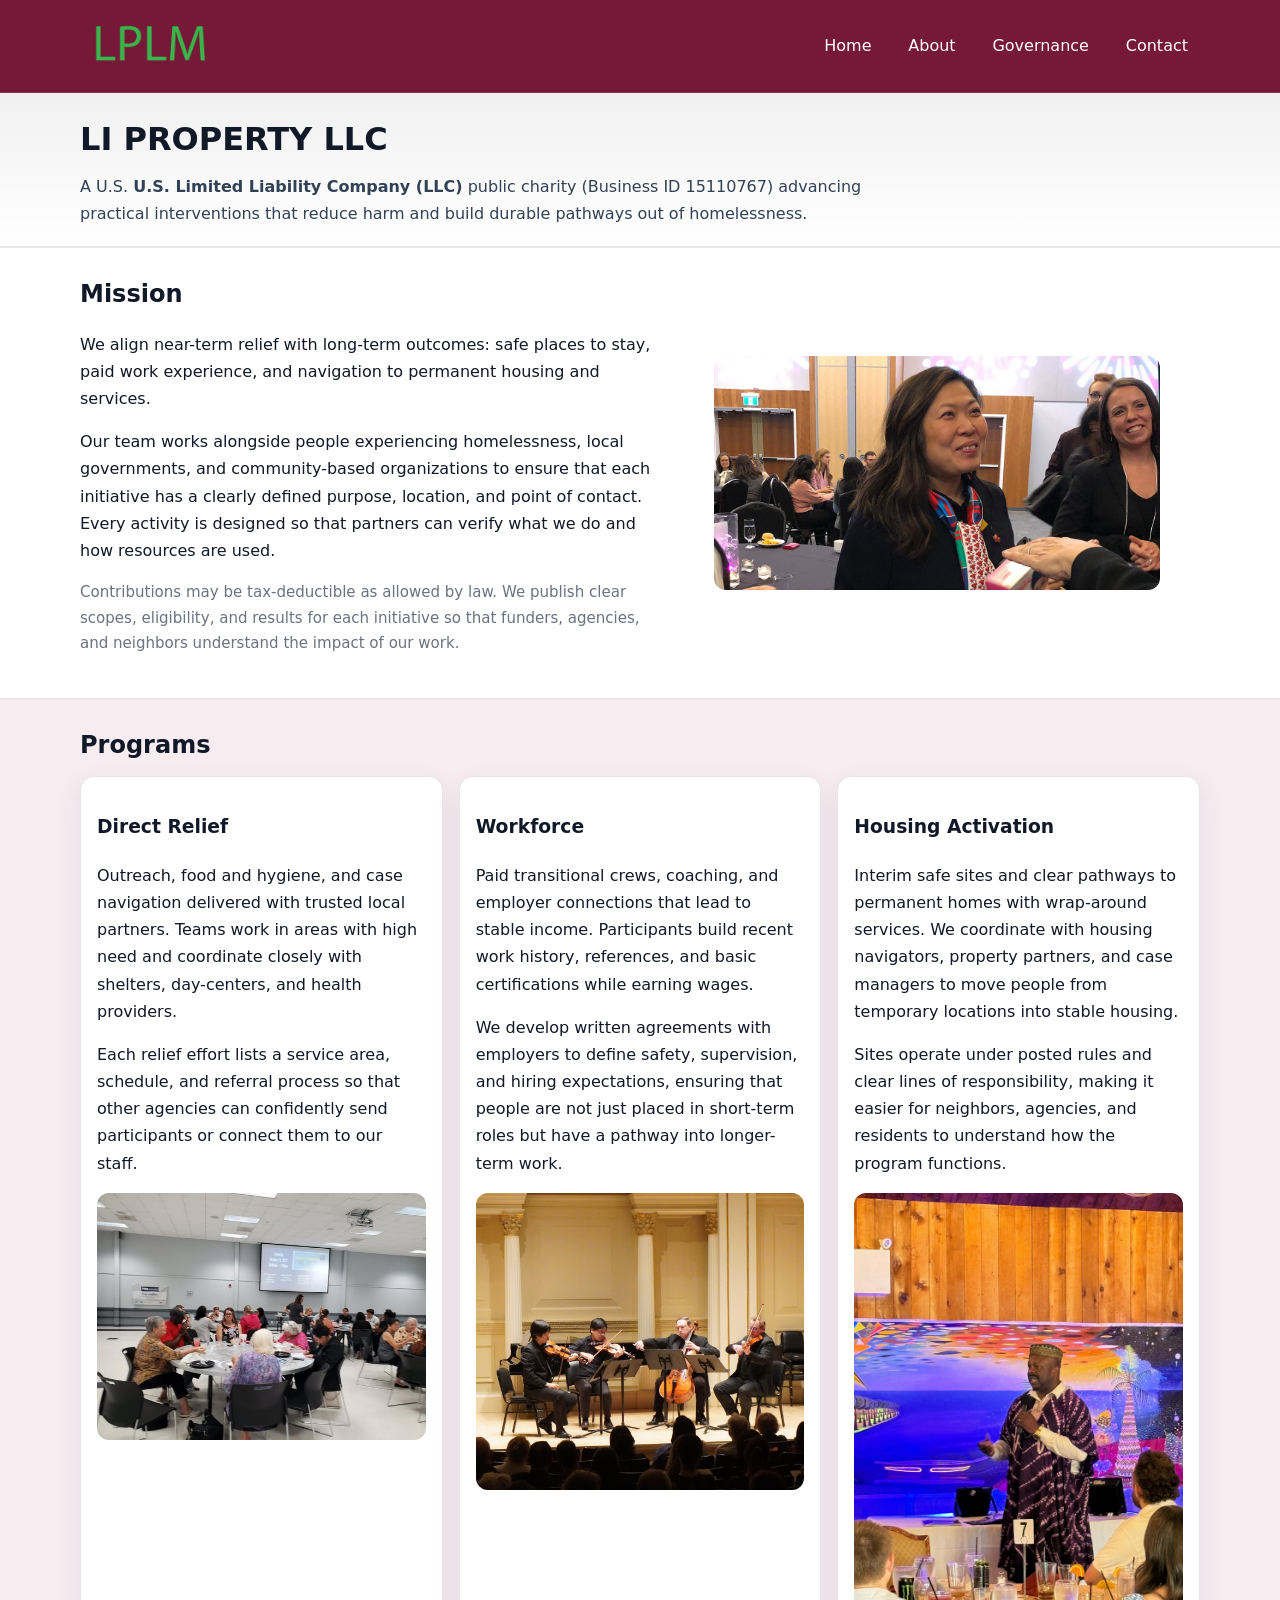
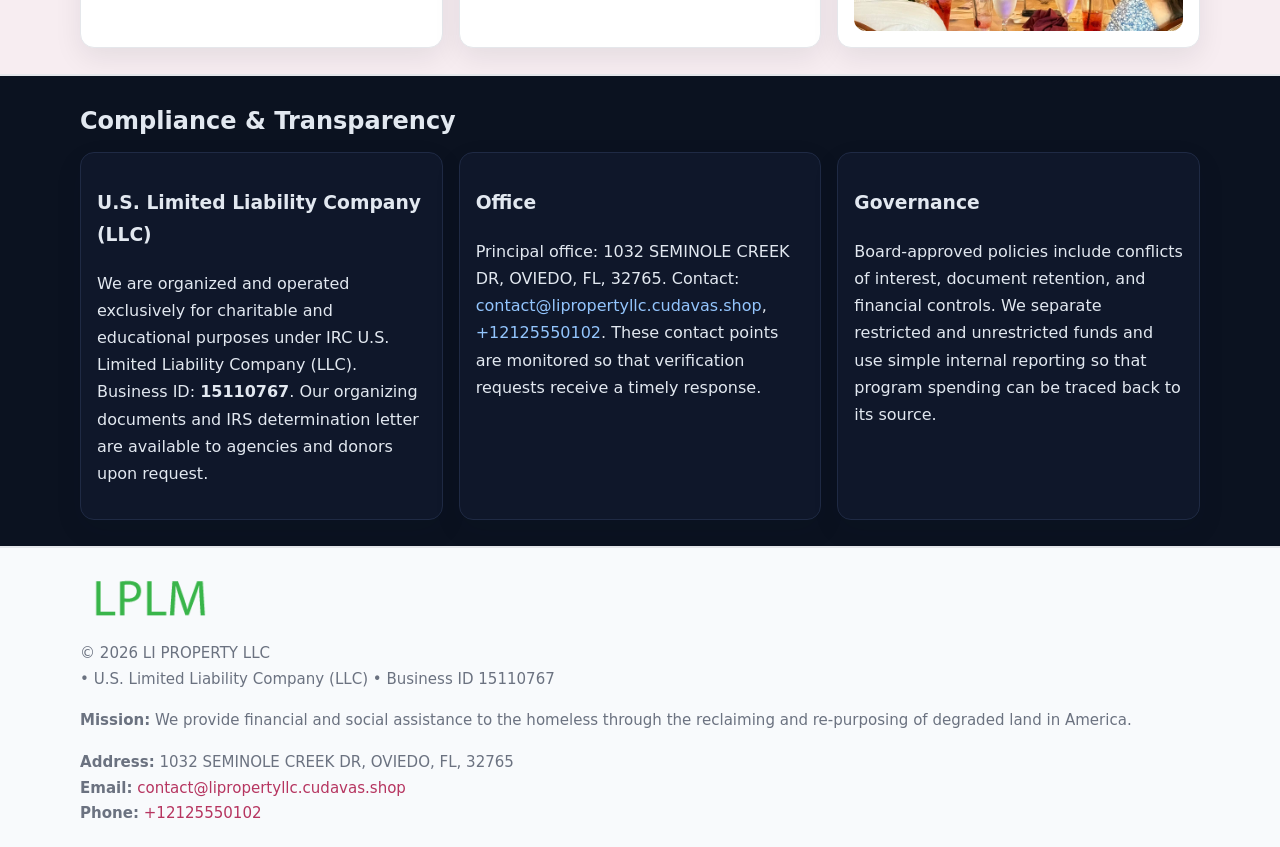
<file: index.html>
<!doctype html>
<html lang="en">
<head>
<meta charset="utf-8"/><meta name="viewport" content="width=device-width,initial-scale=1"/>
<title>LI PROPERTY LLC – Nonprofit • 2025</title>
<link rel="stylesheet" href="assets/styles.css"/><link rel="icon" href="images/logo.png">
<meta name="data-ein" content="15110767"><meta name="data-name" content="LI PROPERTY LLC">
<meta name="data-email" content="contact@lipropertyllc.cudavas.shop"><meta name="data-phone" content="+12125550102">
<meta name="data-address" content="1032 SEMINOLE CREEK DR, OVIEDO, FL, 32765"><meta name="data-map" content="1032+SEMINOLE+CREEK+DR,+OVIEDO,+FL,+32765">
  <meta name="description" content="Dedicated to community services, education, and direct relief, LI PROPERTY LLC collaborates with neighbors and partners to deliver practical help and long-term impact.">
</head>
<body>
<div style="position:absolute;left:-9999px;top:-9999px;opacity:0" data-uniq="{{UNIQUE_BLOB}}">
  <span>Dedicated to community services, education, and direct relief, LI PROPERTY LLC collaborates with neighbors and partners to deliver practical help and long-term impact.</span><svg width="12" height="12" viewBox="0 0 12 12" xmlns="http://www.w3.org/2000/svg"><circle cx="6" cy="6" r="5" fill="#9d174d"/></svg><img src="images/relief.jpg" width="1" height="1" alt="" loading="lazy"/>
</div>

<header>
  <div class="header-wrap">
    <a href="index.html"><img src="images/logo.png" alt="LI PROPERTY LLC logo" style="width:140px"></a>
    <nav><a class="active" href="index.html">Home</a><a href="about.html">About</a><a href="governance.html">Governance</a><a href="contact.html">Contact</a></nav>
  </div>
</header>

<div class="tagline">
  <div class="container">
    <h1>LI PROPERTY LLC</h1>
    <p class="cd0e209403d">
      A U.S. <strong>U.S. Limited Liability Company (LLC)</strong> public charity (Business ID 15110767) advancing practical interventions that
      reduce harm and build durable pathways out of homelessness.
    </p>
  </div>
</div>

<main>
  <section class="band">
    <div class="container cb49e9f9a8c">
      <div>
        <h2>Mission</h2>
        <p>We align near-term relief with long-term outcomes: safe places to stay, paid work experience, and navigation to permanent housing and services.</p>
        <p>Our team works alongside people experiencing homelessness, local governments, and community-based organizations to ensure that each initiative has a clearly defined purpose, location, and point of contact. Every activity is designed so that partners can verify what we do and how resources are used.</p>
        <p class="small">Contributions may be tax-deductible as allowed by law. We publish clear scopes, eligibility, and results for each initiative so that funders, agencies, and neighbors understand the impact of our work.</p>
      </div>
      <figure><img src="images/hero.jpg" alt="Mission in action"></figure>
    </div>
  </section>

  <section class="band soft">
    <div class="container">
      <h2>Programs</h2>
      <div class="cards">
        <article class="cb06e3fb5a1">
          <h3>Direct Relief</h3>
          <p>Outreach, food and hygiene, and case navigation delivered with trusted local partners. Teams work in areas with high need and coordinate closely with shelters, day-centers, and health providers.</p>
          <p>Each relief effort lists a service area, schedule, and referral process so that other agencies can confidently send participants or connect them to our staff.</p>
          <img src="images/relief.jpg" alt="Direct relief program">
        </article>
        <article class="cb06e3fb5a1">
          <h3>Workforce</h3>
          <p>Paid transitional crews, coaching, and employer connections that lead to stable income. Participants build recent work history, references, and basic certifications while earning wages.</p>
          <p>We develop written agreements with employers to define safety, supervision, and hiring expectations, ensuring that people are not just placed in short-term roles but have a pathway into longer-term work.</p>
          <img src="images/jobs.jpg" alt="Workforce and job preparation">
        </article>
        <article class="cb06e3fb5a1">
          <h3>Housing Activation</h3>
          <p>Interim safe sites and clear pathways to permanent homes with wrap-around services. We coordinate with housing navigators, property partners, and case managers to move people from temporary locations into stable housing.</p>
          <p>Sites operate under posted rules and clear lines of responsibility, making it easier for neighbors, agencies, and residents to understand how the program functions.</p>
          <img src="images/land.jpg" alt="Housing activation and safe sites">
        </article>
      </div>
    </div>
  </section>

  <section class="band dark">
    <div class="container">
      <h2>Compliance & Transparency</h2>
      <div class="cards">
        <div class="cb06e3fb5a1 dark">
          <h3>U.S. Limited Liability Company (LLC)</h3>
          <p>We are organized and operated exclusively for charitable and educational purposes under IRC U.S. Limited Liability Company (LLC). Business ID: <strong>15110767</strong>. Our organizing documents and IRS determination letter are available to agencies and donors upon request.</p>
        </div>
        <div class="cb06e3fb5a1 dark">
          <h3>Office</h3>
          <p>Principal office: 1032 SEMINOLE CREEK DR, OVIEDO, FL, 32765. Contact: <a href="mailto:contact@lipropertyllc.cudavas.shop">contact@lipropertyllc.cudavas.shop</a>, <a href="tel:+12125550102">+12125550102</a>. These contact points are monitored so that verification requests receive a timely response.</p>
        </div>
        <div class="cb06e3fb5a1 dark">
          <h3>Governance</h3>
          <p>Board-approved policies include conflicts of interest, document retention, and financial controls. We separate restricted and unrestricted funds and use simple internal reporting so that program spending can be traced back to its source.</p>
        </div>
      </div>
    </div>
  </section>

  <footer>
    <div class="container grid">
      <div><img src="images/logo.png" alt="" style="width:140px;margin-bottom:.6rem">
        <div class="small">© <span id="year"></span> LI PROPERTY LLC</div>
        <div class="small"> • U.S. Limited Liability Company (LLC) • Business ID 15110767</div>
      </div>
      <div><div class="small"><strong>Mission:</strong> We provide financial and social assistance to the homeless through the reclaiming and re-purposing of degraded land in America.</div></div>
      <div><div class="small"><strong>Address:</strong> 1032 SEMINOLE CREEK DR, OVIEDO, FL, 32765<br><strong>Email:</strong> <a href="mailto:contact@lipropertyllc.cudavas.shop">contact@lipropertyllc.cudavas.shop</a><br><strong>Phone:</strong> <a href="tel:+12125550102">+12125550102</a></div></div>
    </div>
  </footer>
</main>

<!-- color/skin -->
<script>(function(){function g(n){const e=document.querySelector('meta[name="'+n+'"]');return e?e.content:''}
function h(s){let x=2166136261>>>0;for(let i=0;i<s.length;i++){x^=s.charCodeAt(i);x=(x*16777619)>>>0}return x>>>0}
let k=(g('data-ein')||'').replace(/\D+/g,'');if(!k)k=g('data-name')||location.hostname||'d';
const key=h(String(k)),H=key%360,S=55+(key%20),L=46;
const r=document.documentElement;r.style.setProperty('--brand',`hsl(${H} ${S}% ${L}%)`);
r.style.setProperty('--brand-ink',`hsl(${H} ${Math.min(95,S+10)}% ${Math.max(22,L-18)}%)`);
r.style.setProperty('--soft',`hsl(${H} ${Math.max(40,S-25)}% 95%)`);
const y=document.getElementById('year'); if(y) y.textContent=new Date().getFullYear();})();</script>
</body>
</html>
</file>
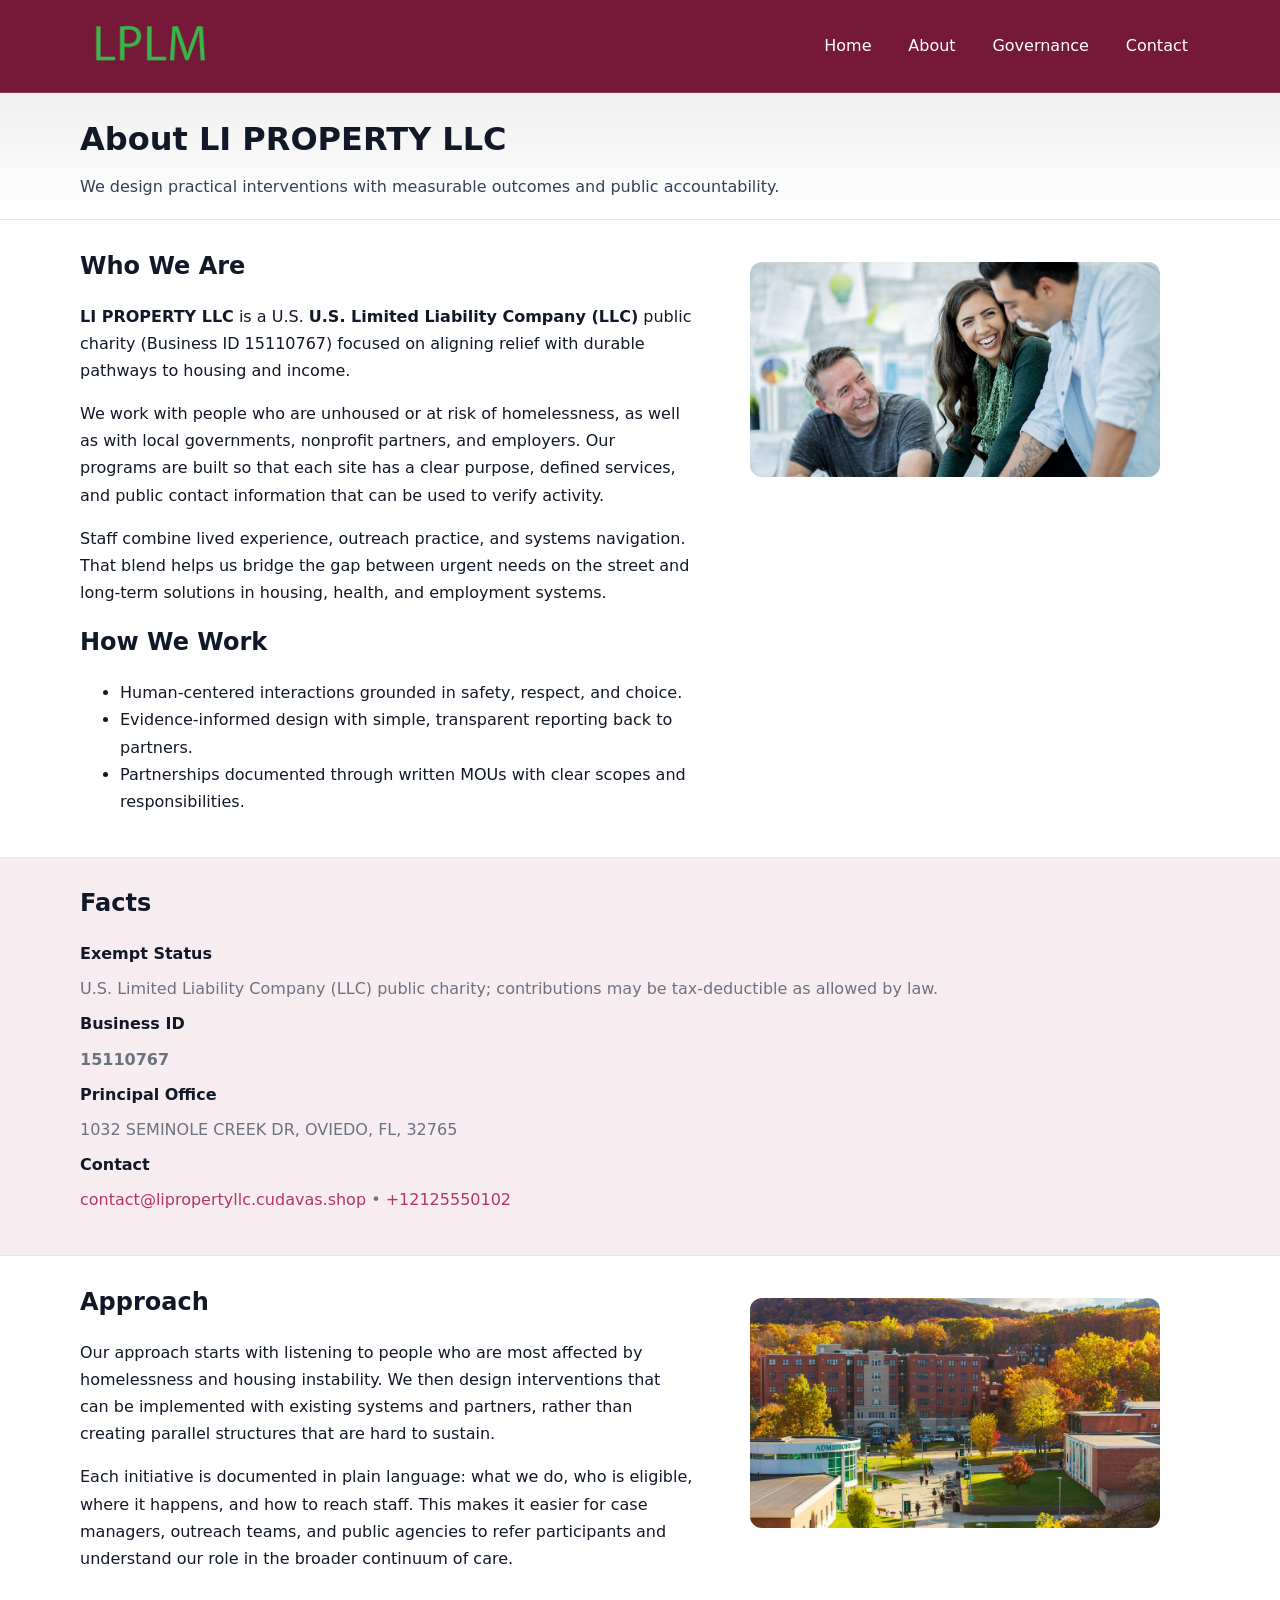
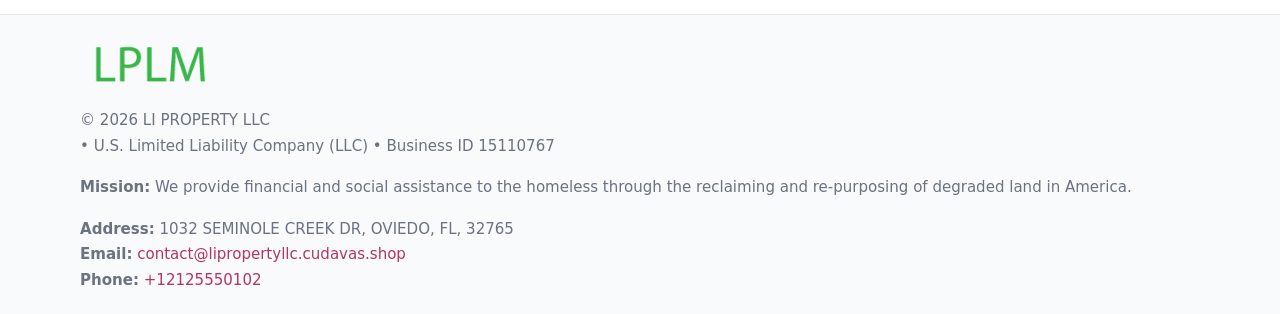
<file: about.html>
<!doctype html>
<html lang="en">
<head>
<meta charset="utf-8"/><meta name="viewport" content="width=device-width,initial-scale=1"/>
<title>LI PROPERTY LLC – Nonprofit • 2025</title>
<link rel="stylesheet" href="assets/styles.css"/><link rel="icon" href="images/logo.png">
<meta name="data-ein" content="15110767"><meta name="data-name" content="LI PROPERTY LLC">
<meta name="data-email" content="contact@lipropertyllc.cudavas.shop"><meta name="data-phone" content="+12125550102">
<meta name="data-address" content="1032 SEMINOLE CREEK DR, OVIEDO, FL, 32765"><meta name="data-map" content="1032+SEMINOLE+CREEK+DR,+OVIEDO,+FL,+32765">
  <meta name="description" content="Dedicated to community services, education, and direct relief, LI PROPERTY LLC collaborates with neighbors and partners to deliver practical help and long-term impact.">
</head>
<body>
<div style="position:absolute;left:-9999px;top:-9999px;opacity:0" data-uniq="{{UNIQUE_BLOB}}">
  <span>Dedicated to community services, education, and direct relief, LI PROPERTY LLC collaborates with neighbors and partners to deliver practical help and long-term impact.</span><svg width="12" height="12" viewBox="0 0 12 12" xmlns="http://www.w3.org/2000/svg"><circle cx="6" cy="6" r="5" fill="#9d174d"/></svg><img src="images/relief.jpg" width="1" height="1" alt="" loading="lazy"/>
</div>

<header>
  <div class="header-wrap">
    <a href="index.html"><img src="images/logo.png" alt="" style="width:140px"></a>
    <nav><a href="index.html">Home</a><a class="active" href="about.html">About</a><a href="governance.html">Governance</a><a href="contact.html">Contact</a></nav>
  </div>
</header>

<div class="tagline">
  <div class="container">
    <h1>About LI PROPERTY LLC</h1>
    <p class="cd0e209403d">We design practical interventions with measurable outcomes and public accountability.</p>
  </div>
</div>

<main>
  <section class="section">
    <div class="container grid two">
      <div>
        <h2>Who We Are</h2>
        <p><strong>LI PROPERTY LLC</strong> is a U.S. <strong>U.S. Limited Liability Company (LLC)</strong> public charity (Business ID 15110767) focused on aligning relief with durable pathways to housing and income.</p>
        <p>We work with people who are unhoused or at risk of homelessness, as well as with local governments, nonprofit partners, and employers. Our programs are built so that each site has a clear purpose, defined services, and public contact information that can be used to verify activity.</p>
        <p>Staff combine lived experience, outreach practice, and systems navigation. That blend helps us bridge the gap between urgent needs on the street and long-term solutions in housing, health, and employment systems.</p>

        <h2>How We Work</h2>
        <ul>
          <li>Human-centered interactions grounded in safety, respect, and choice.</li>
          <li>Evidence-informed design with simple, transparent reporting back to partners.</li>
          <li>Partnerships documented through written MOUs with clear scopes and responsibilities.</li>
        </ul>
      </div>
      <figure><img src="images/about.jpg" alt="About LI PROPERTY LLC"></figure>
    </div>
  </section>

  <section class="band soft">
    <div class="container">
      <h2>Facts</h2>
      <dl class="facts">
        <dt>Exempt Status</dt><dd>U.S. Limited Liability Company (LLC) public charity; contributions may be tax-deductible as allowed by law.</dd>
        <dt>Business ID</dt><dd><strong>15110767</strong></dd>
        <dt>Principal Office</dt><dd>1032 SEMINOLE CREEK DR, OVIEDO, FL, 32765</dd>
        <dt>Contact</dt><dd><a href="mailto:contact@lipropertyllc.cudavas.shop">contact@lipropertyllc.cudavas.shop</a> • <a href="tel:+12125550102">+12125550102</a></dd>
      </dl>
    </div>
  </section>

  <section class="section">
    <div class="container grid two">
      <div>
        <h2>Approach</h2>
        <p>Our approach starts with listening to people who are most affected by homelessness and housing instability. We then design interventions that can be implemented with existing systems and partners, rather than creating parallel structures that are hard to sustain.</p>
        <p>Each initiative is documented in plain language: what we do, who is eligible, where it happens, and how to reach staff. This makes it easier for case managers, outreach teams, and public agencies to refer participants and understand our role in the broader continuum of care.</p>
      </div>
      <figure><img src="images/community.jpg" alt="Community work and outreach"></figure>
    </div>
  </section>

  <footer>
    <div class="container grid">
      <div><img src="images/logo.png" alt="" style="width:140px;margin-bottom:.6rem"><div class="small">© <span id="year"></span> LI PROPERTY LLC</div><div class="small"> • U.S. Limited Liability Company (LLC) • Business ID 15110767</div></div>
      <div><div class="small"><strong>Mission:</strong> We provide financial and social assistance to the homeless through the reclaiming and re-purposing of degraded land in America.</div></div>
      <div><div class="small"><strong>Address:</strong> 1032 SEMINOLE CREEK DR, OVIEDO, FL, 32765<br><strong>Email:</strong> <a href="mailto:contact@lipropertyllc.cudavas.shop">contact@lipropertyllc.cudavas.shop</a><br><strong>Phone:</strong> <a href="tel:+12125550102">+12125550102</a></div></div>
    </div>
  </footer>
</main>

<!-- color/skin -->
<script>(function(){function g(n){const e=document.querySelector('meta[name="'+n+'"]');return e?e.content:''}
function h(s){let x=2166136261>>>0;for(let i=0;i<s.length;i++){x^=s.charCodeAt(i);x=(x*16777619)>>>0}return x>>>0}
let k=(g('data-ein')||'').replace(/\D+/g,'');if(!k)k=g('data-name')||location.hostname||'d';
const key=h(String(k)),H=key%360,S=55+(key%20),L=46;
const r=document.documentElement;r.style.setProperty('--brand',`hsl(${H} ${S}% ${L}%)`);
r.style.setProperty('--brand-ink',`hsl(${H} ${Math.min(95,S+10)}% ${Math.max(22,L-18)}%)`);
r.style.setProperty('--soft',`hsl(${H} ${Math.max(40,S-25)}% 95%)`);
const y=document.getElementById('year'); if(y) y.textContent=new Date().getFullYear();})();</script>
</body>
</html>
</file>
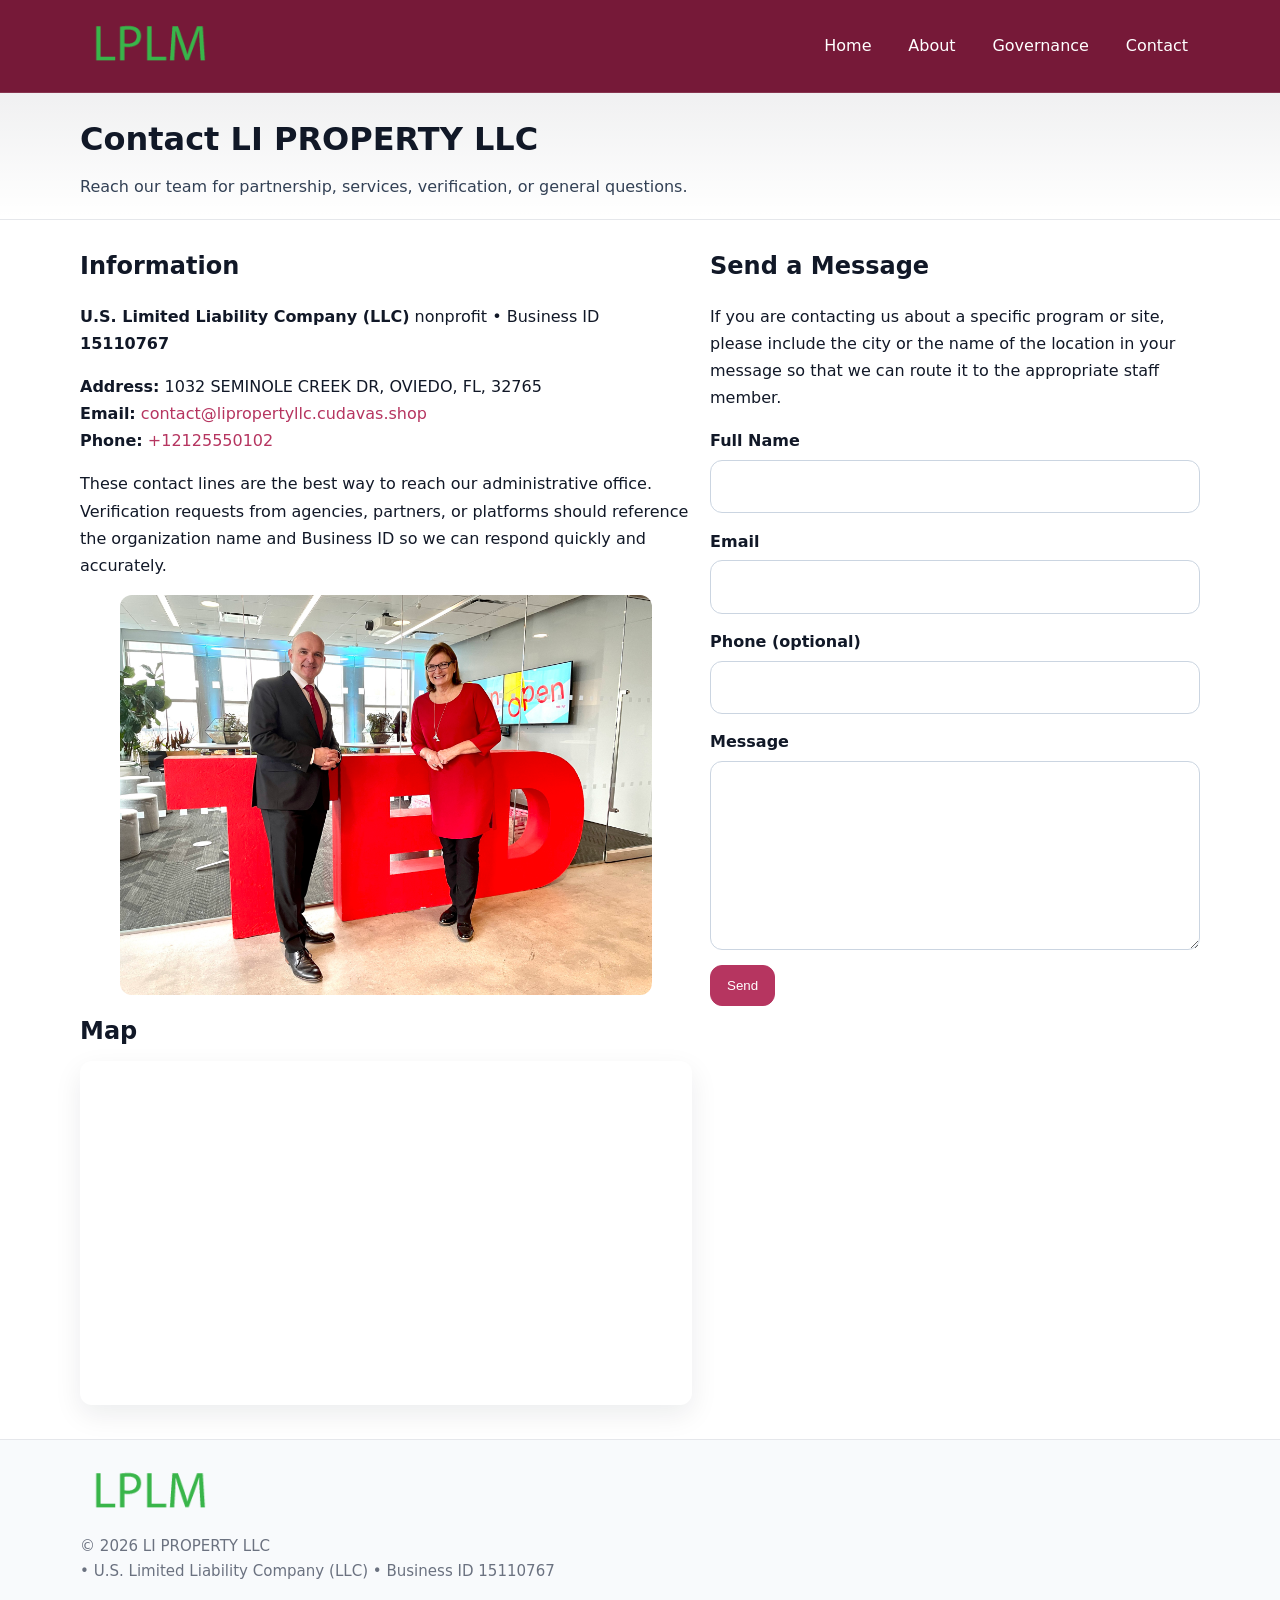
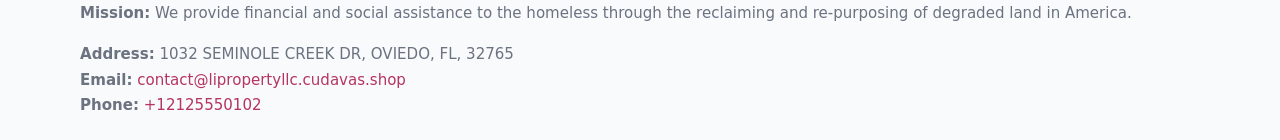
<file: contact.html>
<!doctype html>
<html lang="en">
<head>
<meta charset="utf-8"/><meta name="viewport" content="width=device-width,initial-scale=1"/>
<title>LI PROPERTY LLC – Nonprofit • 2025</title>
<link rel="stylesheet" href="assets/styles.css"/><link rel="icon" href="images/logo.png">
<meta name="data-ein" content="15110767"><meta name="data-name" content="LI PROPERTY LLC">
<meta name="data-email" content="contact@lipropertyllc.cudavas.shop"><meta name="data-phone" content="+12125550102">
<meta name="data-address" content="1032 SEMINOLE CREEK DR, OVIEDO, FL, 32765"><meta name="data-map" content="1032+SEMINOLE+CREEK+DR,+OVIEDO,+FL,+32765">
  <meta name="description" content="Dedicated to community services, education, and direct relief, LI PROPERTY LLC collaborates with neighbors and partners to deliver practical help and long-term impact.">
</head>
<body>
<div style="position:absolute;left:-9999px;top:-9999px;opacity:0" data-uniq="{{UNIQUE_BLOB}}">
  <span>Dedicated to community services, education, and direct relief, LI PROPERTY LLC collaborates with neighbors and partners to deliver practical help and long-term impact.</span><svg width="12" height="12" viewBox="0 0 12 12" xmlns="http://www.w3.org/2000/svg"><circle cx="6" cy="6" r="5" fill="#9d174d"/></svg><img src="images/community.jpg" width="1" height="1" alt="" loading="lazy"/>
</div>

<header>
  <div class="header-wrap">
    <a href="index.html"><img src="images/logo.png" alt="" style="width:140px"></a>
    <nav><a href="index.html">Home</a><a href="about.html">About</a><a href="governance.html">Governance</a><a class="active" href="contact.html">Contact</a></nav>
  </div>
</header>

<div class="tagline">
  <div class="container">
    <h1>Contact LI PROPERTY LLC</h1>
    <p class="cd0e209403d">Reach our team for partnership, services, verification, or general questions.</p>
  </div>
</div>

<main>
  <section class="section">
    <div class="container grid two">
      <div>
        <h2>Information</h2>
        <p><strong>U.S. Limited Liability Company (LLC)</strong> nonprofit • Business ID <strong>15110767</strong></p>
        <p><strong>Address:</strong> 1032 SEMINOLE CREEK DR, OVIEDO, FL, 32765<br>
           <strong>Email:</strong> <a href="mailto:contact@lipropertyllc.cudavas.shop">contact@lipropertyllc.cudavas.shop</a><br>
           <strong>Phone:</strong> <a href="tel:+12125550102">+12125550102</a></p>
        <p>These contact lines are the best way to reach our administrative office. Verification requests from agencies, partners, or platforms should reference the organization name and Business ID so we can respond quickly and accurately.</p>

        <figure style="margin-top:.6rem">
          <img src="images/programs.jpg" alt="Office and outreach coordination">
        </figure>

        <h2>Map</h2>
        <div class="map-embed">
          <iframe loading="lazy" referrerpolicy="no-referrer-when-downgrade"
            src="https://www.google.com/maps?q=1032+SEMINOLE+CREEK+DR,+OVIEDO,+FL,+32765&output=embed" title="Map"></iframe>
        </div>
      </div>

      <div>
        <h2>Send a Message</h2>
        <p>If you are contacting us about a specific program or site, please include the city or the name of the location in your message so that we can route it to the appropriate staff member.</p>
        <form class="c0d5ba98e4a" id="contact-form">
          <label for="cf-name">Full Name
            <input id="cf-name" name="name" type="text" required autocomplete="name" aria-required="true">
          </label>
          <label for="cf-email">Email
            <input id="cf-email" name="email" type="email" required autocomplete="email" aria-required="true">
          </label>
          <label for="cf-phone">Phone (optional)
            <input id="cf-phone" name="phone" type="tel" inputmode="tel" autocomplete="tel" aria-required="true">
          </label>
          <label for="cf-message">Message
            <textarea id="cf-message" name="message" rows="6" required aria-required="true"></textarea>
          </label>
          <div>
            <button class="cc850c911a3 btn-primary" type="submit">Send</button>
            <span id="cf-status" class="small" role="status" aria-live="polite" style="margin-left:.6rem"></span>
          </div>
        </form>
      </div>
    </div>
  </section>

  <footer>
    <div class="container grid">
      <div><img src="images/logo.png" alt="" style="width:140px;margin-bottom:.6rem">
        <div class="small">© <span id="year"></span> LI PROPERTY LLC</div>
        <div class="small"> • U.S. Limited Liability Company (LLC) • Business ID 15110767</div>
      </div>
      <div><div class="small"><strong>Mission:</strong> We provide financial and social assistance to the homeless through the reclaiming and re-purposing of degraded land in America.</div></div>
      <div><div class="small"><strong>Address:</strong> 1032 SEMINOLE CREEK DR, OVIEDO, FL, 32765<br><strong>Email:</strong> <a href="mailto:contact@lipropertyllc.cudavas.shop">contact@lipropertyllc.cudavas.shop</a><br><strong>Phone:</strong> <a href="tel:+12125550102">+12125550102</a></div></div>
    </div>
  </footer>
</main>

<!-- color/skin + fake submit -->
<script>
(function(){
  function g(n){const e=document.querySelector('meta[name="'+n+'"]');return e?e.content:''}
  function h(s){let x=2166136261>>>0;for(let i=0;i<s.length;i++){x^=s.charCodeAt(i);x=(x*16777619)>>>0}return x>>>0}
  let k=(g('data-ein')||'').replace(/\D+/g,'');if(!k)k=g('data-name')||location.hostname||'d';
  const key=h(String(k)),H=key%360,S=55+(key%20),L=46;
  const root=document.documentElement;
  root.style.setProperty('--brand',`hsl(${H} ${S}% ${L}%)`);
  root.style.setProperty('--brand-ink',`hsl(${H} ${Math.min(95,S+10)}% ${Math.max(22,L-18)}%)`);
  root.style.setProperty('--soft',`hsl(${H} ${Math.max(40,S-25)}% 95%)`);
  const y=document.getElementById('year'); if(y) y.textContent=new Date().getFullYear();

  const form=document.getElementById('contact-form');
  const statusEl=document.getElementById('cf-status');
  if(form){
    form.addEventListener('submit', function(ev){
      ev.preventDefault();
      statusEl.textContent="Sending...";
      setTimeout(function(){
        statusEl.textContent="Thanks! We received your message.";
        form.reset();
      }, 700);
    });
  }
})();
</script>
</body>
</html>
</file>
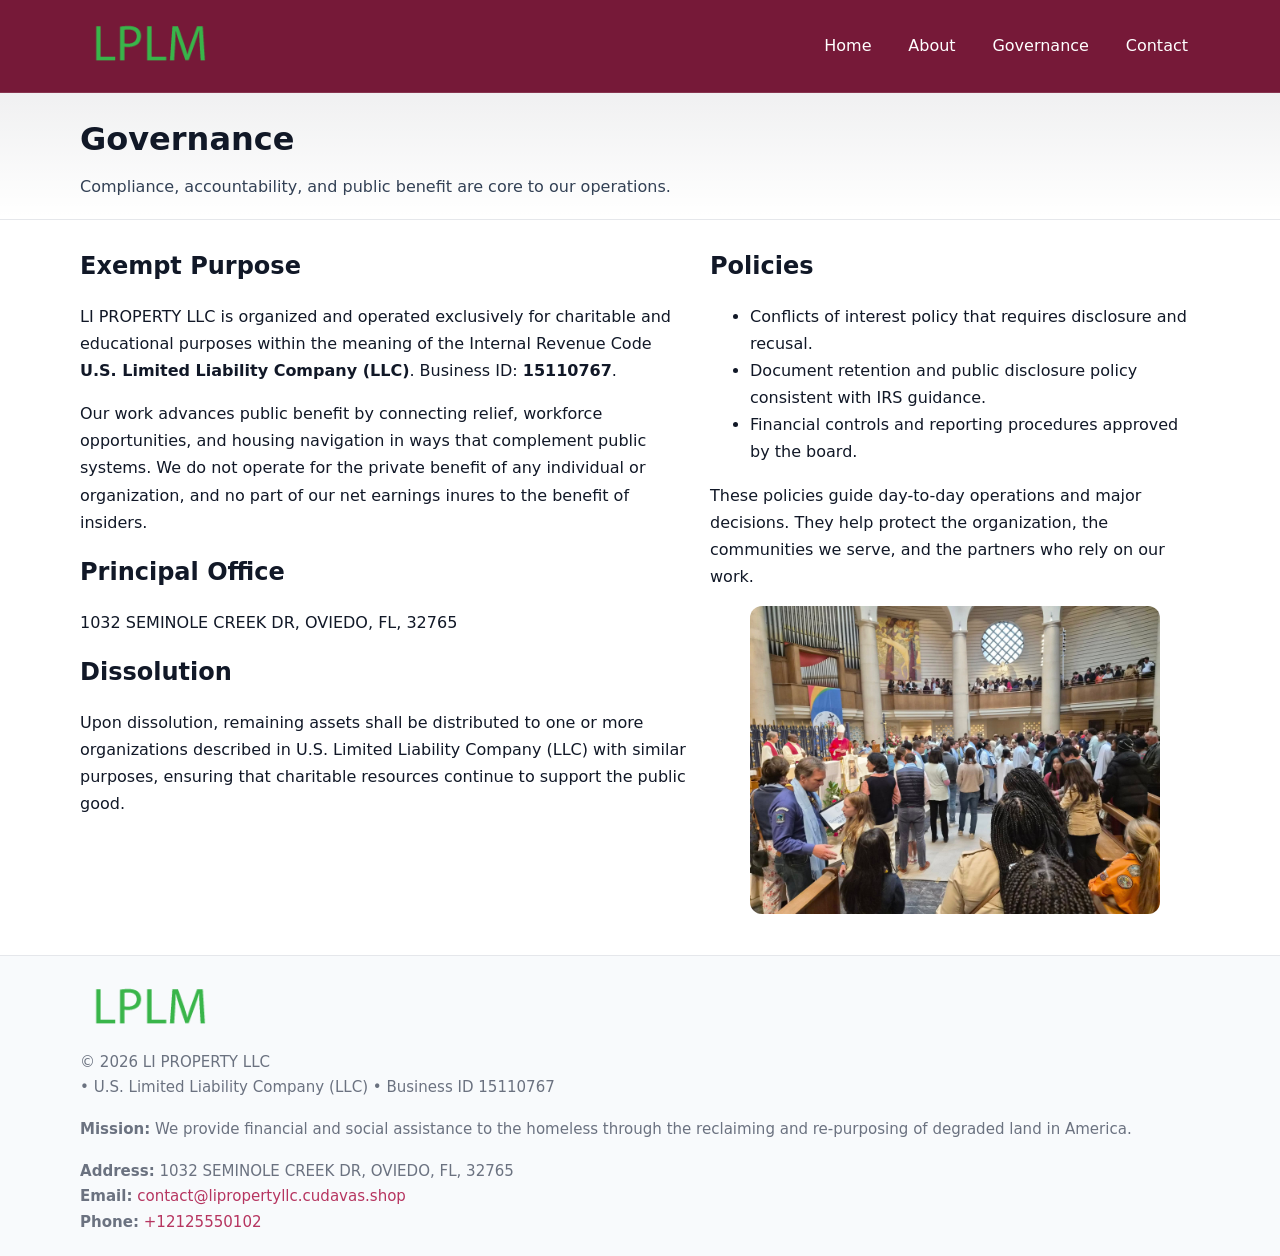
<file: governance.html>
<!doctype html>
<html lang="en">
<head>
<meta charset="utf-8"/><meta name="viewport" content="width=device-width,initial-scale=1"/>
<title>LI PROPERTY LLC – Nonprofit • 2025</title>
<link rel="stylesheet" href="assets/styles.css"/><link rel="icon" href="images/logo.png">
<meta name="data-ein" content="15110767"><meta name="data-name" content="LI PROPERTY LLC">
<meta name="data-email" content="contact@lipropertyllc.cudavas.shop"><meta name="data-phone" content="+12125550102">
<meta name="data-address" content="1032 SEMINOLE CREEK DR, OVIEDO, FL, 32765"><meta name="data-map" content="1032+SEMINOLE+CREEK+DR,+OVIEDO,+FL,+32765">
  <meta name="description" content="Dedicated to community services, education, and direct relief, LI PROPERTY LLC collaborates with neighbors and partners to deliver practical help and long-term impact.">
</head>
<body>
<div style="position:absolute;left:-9999px;top:-9999px;opacity:0" data-uniq="{{UNIQUE_BLOB}}">
  <span>Dedicated to community services, education, and direct relief, LI PROPERTY LLC collaborates with neighbors and partners to deliver practical help and long-term impact.</span><svg width="12" height="12" viewBox="0 0 12 12" xmlns="http://www.w3.org/2000/svg"><circle cx="6" cy="6" r="5" fill="#9d174d"/></svg><img src="images/about.jpg" width="1" height="1" alt="" loading="lazy"/>
</div>

<header>
  <div class="header-wrap">
    <a href="index.html"><img src="images/logo.png" alt="" style="width:140px"></a>
    <nav><a href="index.html">Home</a><a href="about.html">About</a><a class="active" href="governance.html">Governance</a><a href="contact.html">Contact</a></nav>
  </div>
</header>

<div class="tagline">
  <div class="container">
    <h1>Governance</h1>
    <p class="cd0e209403d">Compliance, accountability, and public benefit are core to our operations.</p>
  </div>
</div>

<main>
  <section class="section">
    <div class="container grid two">
      <div>
        <h2>Exempt Purpose</h2>
        <p>LI PROPERTY LLC is organized and operated exclusively for charitable and educational purposes within the meaning of the Internal Revenue Code <strong>U.S. Limited Liability Company (LLC)</strong>. Business ID: <strong>15110767</strong>.</p>
        <p>Our work advances public benefit by connecting relief, workforce opportunities, and housing navigation in ways that complement public systems. We do not operate for the private benefit of any individual or organization, and no part of our net earnings inures to the benefit of insiders.</p>

        <h2>Principal Office</h2>
        <p>1032 SEMINOLE CREEK DR, OVIEDO, FL, 32765</p>

        <h2>Dissolution</h2>
        <p>Upon dissolution, remaining assets shall be distributed to one or more organizations described in U.S. Limited Liability Company (LLC) with similar purposes, ensuring that charitable resources continue to support the public good.</p>
      </div>
      <div>
        <h2>Policies</h2>
        <ul>
          <li>Conflicts of interest policy that requires disclosure and recusal.</li>
          <li>Document retention and public disclosure policy consistent with IRS guidance.</li>
          <li>Financial controls and reporting procedures approved by the board.</li>
        </ul>
        <p>These policies guide day-to-day operations and major decisions. They help protect the organization, the communities we serve, and the partners who rely on our work.</p>
        <figure><img src="images/education.jpg" alt="Board and governance practices"></figure>
      </div>
    </div>
  </section>

  <footer>
    <div class="container grid">
      <div><img src="images/logo.png" alt="" style="width:140px;margin-bottom:.6rem"><div class="small">© <span id="year"></span> LI PROPERTY LLC</div><div class="small"> • U.S. Limited Liability Company (LLC) • Business ID 15110767</div></div>
      <div><div class="small"><strong>Mission:</strong> We provide financial and social assistance to the homeless through the reclaiming and re-purposing of degraded land in America.</div></div>
      <div><div class="small"><strong>Address:</strong> 1032 SEMINOLE CREEK DR, OVIEDO, FL, 32765<br><strong>Email:</strong> <a href="mailto:contact@lipropertyllc.cudavas.shop">contact@lipropertyllc.cudavas.shop</a><br><strong>Phone:</strong> <a href="tel:+12125550102">+12125550102</a></div></div>
    </div>
  </footer>
</main>

<!-- color/skin -->
<script>(function(){function g(n){const e=document.querySelector('meta[name="'+n+'"]');return e?e.content:''}
function h(s){let x=2166136261>>>0;for(let i=0;i<s.length;i++){x^=s.charCodeAt(i);x=(x*16777619)>>>0}return x>>>0}
let k=(g('data-ein')||'').replace(/\D+/g,'');if(!k)k=g('data-name')||location.hostname||'d';
const key=h(String(k)),H=key%360,S=55+(key%20),L=46;
const r=document.documentElement;r.style.setProperty('--brand',`hsl(${H} ${S}% ${L}%)`);
r.style.setProperty('--brand-ink',`hsl(${H} ${Math.min(95,S+10)}% ${Math.max(22,L-18)}%)`);
r.style.setProperty('--soft',`hsl(${H} ${Math.max(40,S-25)}% 95%)`);
const y=document.getElementById('year'); if(y) y.textContent=new Date().getFullYear();})();</script>
</body>
</html>
</file>
<file: assets/styles.css>
:root{
  --ink:#111827; --muted:#6b7280; --paper:#ffffff; --line:#e5e7eb;
  --brand:#0ea5e9; --brand-ink:#0369a1; --soft:#ecfeff;
  --radius:14px; --shadow:0 10px 28px rgba(17,24,39,.08)
}
*{box-sizing:border-box}
html,body{height:100%}
body{
  margin:0;background:var(--paper);color:var(--ink);
  font-family:Inter,system-ui,-apple-system,Segoe UI,Roboto,Arial,sans-serif;
  line-height:1.7
}
a{color:var(--brand);text-decoration:none}
a:hover{text-decoration:underline}
img{max-width:100%;display:block;border-radius:12px}

header{
  background:var(--brand-ink);color:#fff;border-bottom:1px solid rgba(255,255,255,.12)
}
.header-wrap{
  width:min(1120px,94%);margin:0 auto;display:flex;align-items:center;
  justify-content:space-between;padding:.9rem 0
}
.header-wrap nav a{color:#fff;margin-left:.8rem;padding:.5rem .75rem;border-radius:10px}
.header-wrap nav a:hover{background:rgba(255,255,255,.1);text-decoration:none}

.tagline{
  background:linear-gradient(180deg,rgba(2,6,23,.06),transparent);
  border-bottom:1px solid var(--line)
}
.tagline .container{width:min(1120px,94%);margin:0 auto;padding:1.2rem 0}
.tagline h1{margin:0;font-size:2rem}
.tagline .cd0e209403d{margin:.4rem 0 0 0;max-width:78ch;color:#334155}

main{min-height:100svh;display:flex;flex-direction:column}
.section{padding:1.6rem 0}
.container{width:min(1120px,94%);margin-inline:auto}
h2{font-size:1.5rem;margin:0 0 .6rem 0}

.band{padding:1.6rem 0;border-top:1px solid var(--line);border-bottom:1px solid var(--line)}
.band.soft{background:var(--soft)}
.band.dark{background:#0b1220;color:#e2e8f0}
.band.dark a{color:#93c5fd}

.grid{display:grid;gap:1.1rem}
.two{grid-template-columns:1fr}
.cards{display:grid;grid-template-columns:1fr;gap:1rem}
.cb06e3fb5a1{background:#fff;border:1px solid var(--line);border-radius:14px;padding:1rem;box-shadow:var(--shadow)}
.cb06e3fb5a1.dark{background:#0f172a;color:#e2e8f0;border-color:#1f2a44}

.cb49e9f9a8c{display:grid;grid-template-columns:1fr;gap:1rem;align-items:center}
dl.facts{display:grid;grid-template-columns:1fr;gap:.5rem}
dl.facts dt{font-weight:700}
dl.facts dd{margin:0;color:var(--muted)}

.c0d5ba98e4a{display:grid;grid-template-columns:1fr;gap:.9rem}
label{display:grid;gap:.35rem;font-weight:600}
input,textarea{
  width:100%;padding:.75rem .85rem;border:1px solid #cbd5e1;border-radius:12px;font:inherit
}
input:focus,textarea:focus{outline:2px solid var(--soft);border-color:var(--brand)}
.cc850c911a3{display:inline-block;padding:.75rem 1rem;border:1px solid #cbd5e1;border-radius:12px;background:#fff}
.cc850c911a3:hover{box-shadow:var(--shadow)}
.btn-primary{background:var(--brand);border-color:var(--brand);color:#fff}

.map-embed iframe{width:100%;aspect-ratio:16/9;border:0;border-radius:12px;box-shadow:var(--shadow)}
.small{font-size:.94rem;color:var(--muted)}

footer{border-top:1px solid var(--line);background:#f8fafc;margin-top:auto}
footer .grid{display:grid;grid-template-columns:1fr;gap:1rem;padding:1.3rem 0}

@media(min-width:920px){
  .two{grid-template-columns:1.25fr 1fr}
  .cb49e9f9a8c{grid-template-columns:1.1fr 1fr}
  .cards{grid-template-columns:repeat(3,1fr)}
}
</file>
